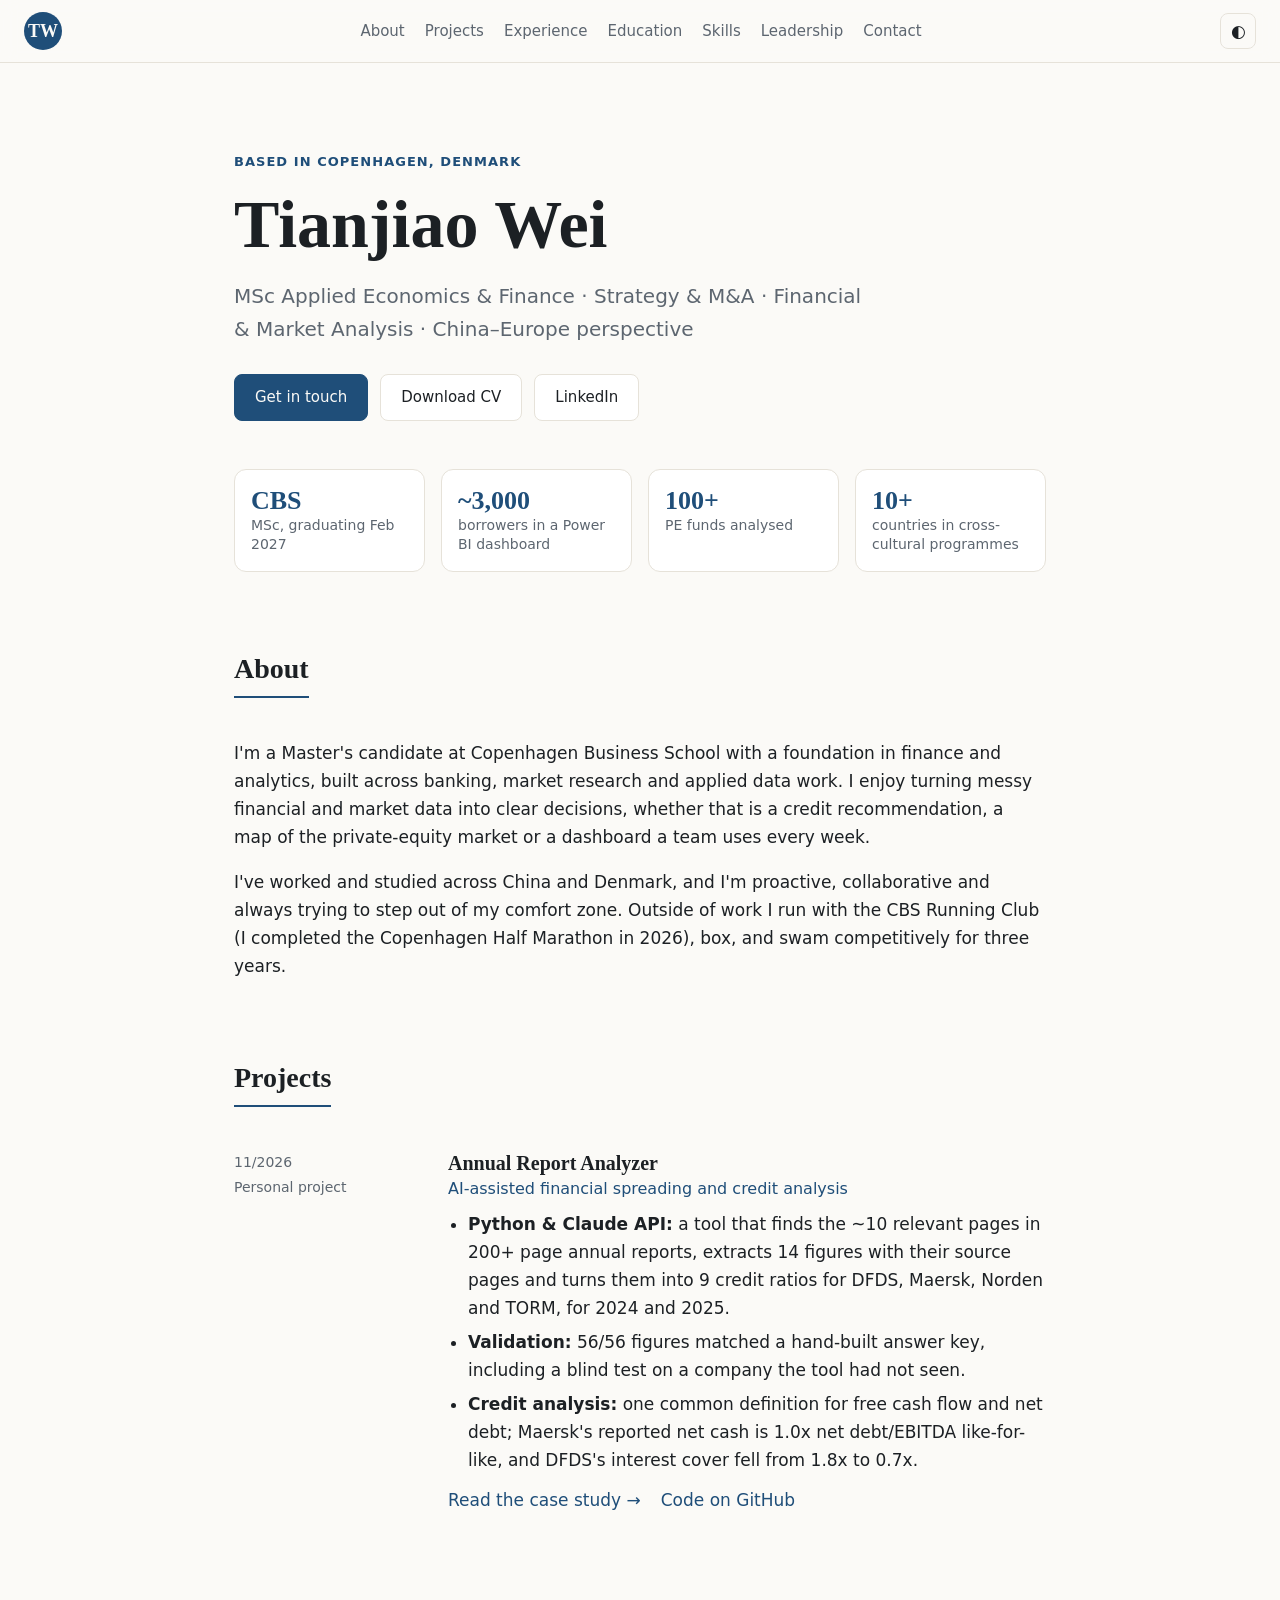
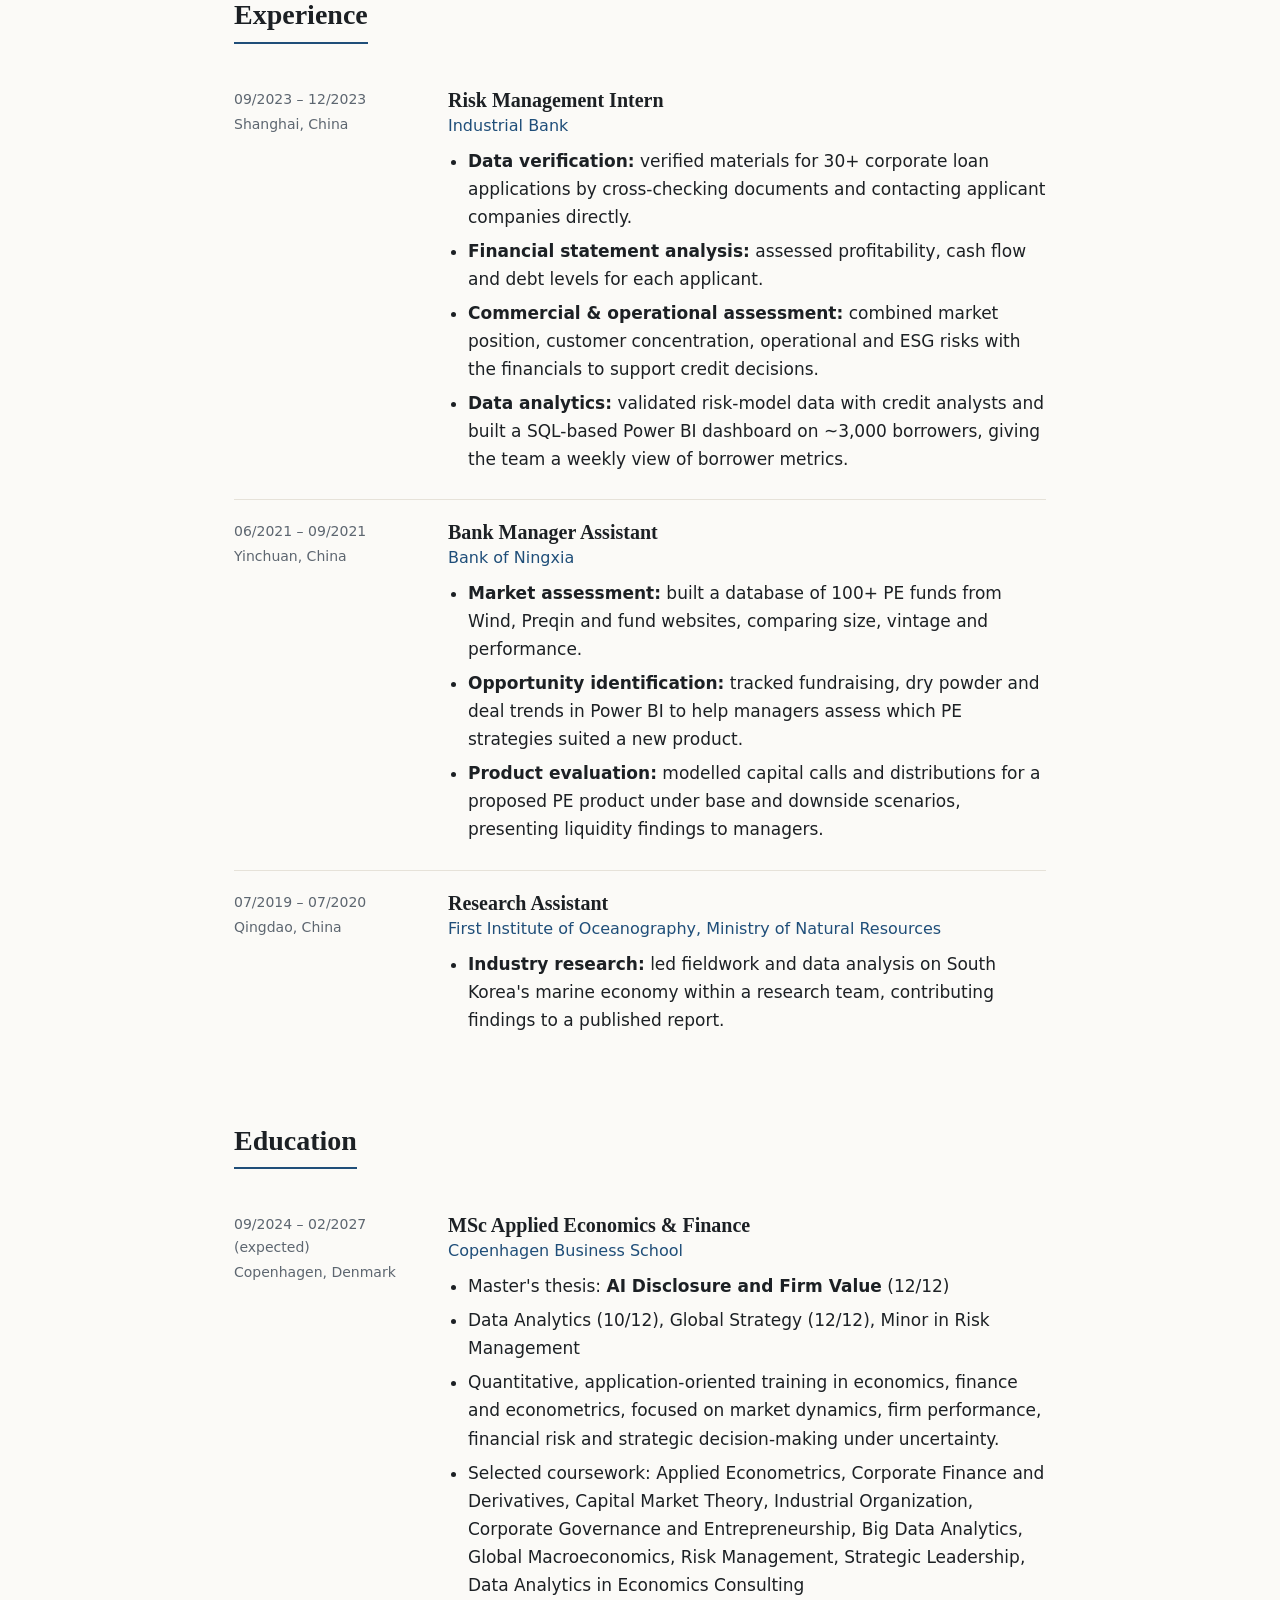
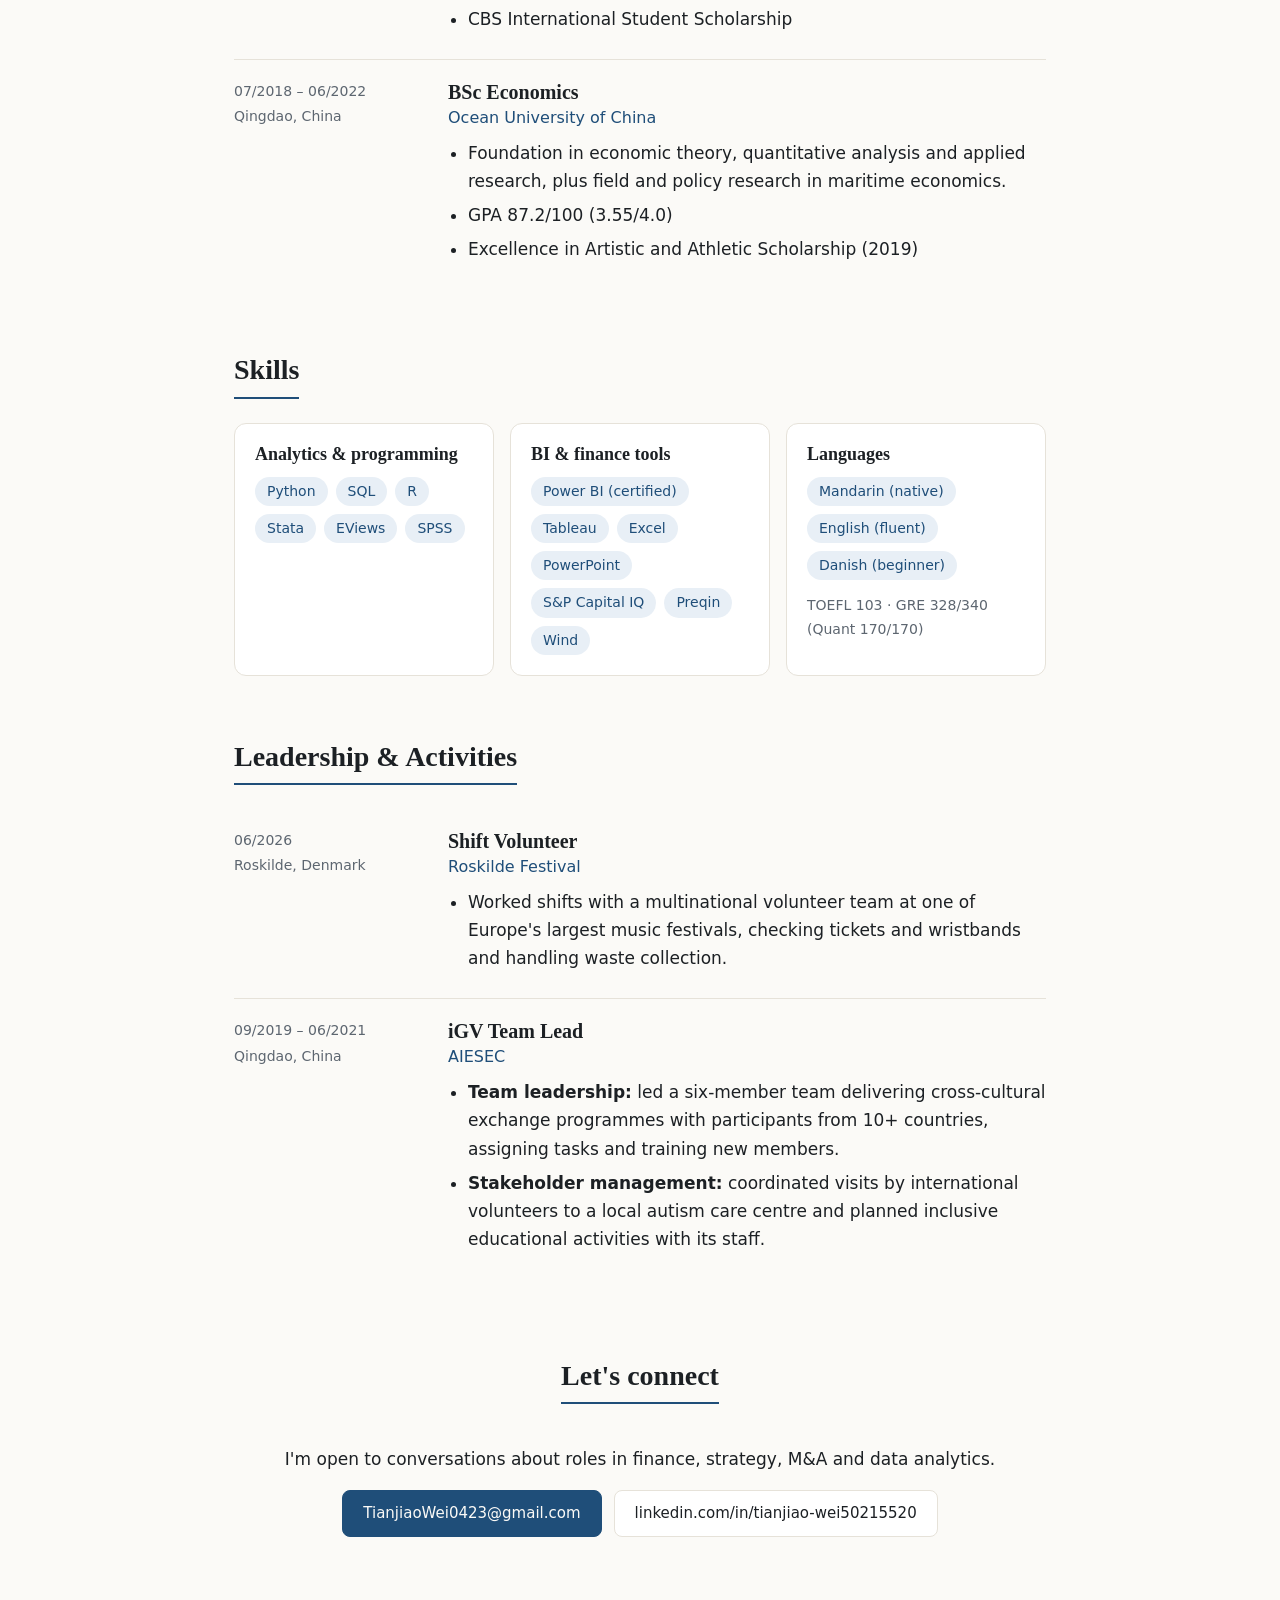
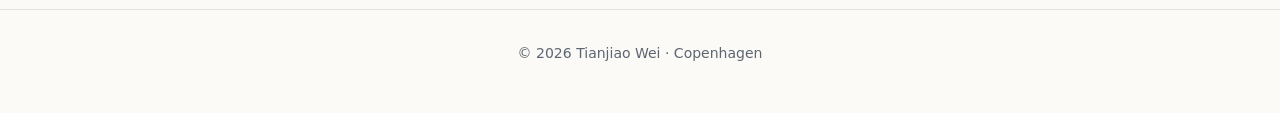
<file: index.html>
<!doctype html>
<html lang="en">
<head>
  <meta charset="utf-8">
  <meta name="viewport" content="width=device-width, initial-scale=1">
  <title>Tianjiao Wei | Applied Economics & Finance</title>
  <meta name="description" content="Tianjiao Wei: MSc candidate in Applied Economics & Finance at Copenhagen Business School. Financial analysis, market research and data analytics.">
  <link rel="stylesheet" href="styles.css">
</head>
<body>
  <header class="nav">
    <a class="logo" href="#top">TW</a>
    <nav>
      <a href="#about">About</a>
      <a href="#projects">Projects</a>
      <a href="#experience">Experience</a>
      <a href="#education">Education</a>
      <a href="#skills">Skills</a>
      <a href="#leadership">Leadership</a>
      <a href="#contact">Contact</a>
    </nav>
    <button id="theme" aria-label="Toggle dark mode">◐</button>
  </header>

  <main id="top">
    <section class="hero">
      <p class="eyebrow">Based in Copenhagen, Denmark</p>
      <h1>Tianjiao Wei</h1>
      <p class="tagline">MSc Applied Economics &amp; Finance &middot; Strategy &amp; M&amp;A &middot; Financial &amp; Market Analysis &middot; China–Europe perspective</p>
      <div class="cta">
        <a class="btn primary" href="#contact">Get in touch</a>
        <a class="btn" href="Tianjiao_Wei_CV.pdf">Download CV</a>
        <a class="btn" href="https://linkedin.com/in/tianjiao-wei50215520" target="_blank" rel="noopener">LinkedIn</a>
      </div>
      <ul class="stats">
        <li><strong>CBS</strong><span>MSc, graduating Feb 2027</span></li>
        <li><strong>~3,000</strong><span>borrowers in a Power BI dashboard</span></li>
        <li><strong>100+</strong><span>PE funds analysed</span></li>
        <li><strong>10+</strong><span>countries in cross-cultural programmes</span></li>
      </ul>
    </section>

    <section id="about">
      <h2>About</h2>
      <p>I'm a Master's candidate at Copenhagen Business School with a foundation in finance and analytics, built across banking, market research and applied data work. I enjoy turning messy financial and market data into clear decisions, whether that is a credit recommendation, a map of the private-equity market or a dashboard a team uses every week.</p>
      <p>I've worked and studied across China and Denmark, and I'm proactive, collaborative and always trying to step out of my comfort zone. Outside of work I run with the CBS Running Club (I completed the Copenhagen Half Marathon in 2026), box, and swam competitively for three years.</p>
    </section>

    <section id="projects">
      <h2>Projects</h2>

      <article class="item">
        <div class="meta"><span>11/2026</span><span>Personal project</span></div>
        <div>
          <h3>Annual Report Analyzer <small>AI-assisted financial spreading and credit analysis</small></h3>
          <ul>
            <li><b>Python &amp; Claude API:</b> a tool that finds the ~10 relevant pages in 200+ page annual reports, extracts 14 figures with their source pages and turns them into 9 credit ratios for DFDS, Maersk, Norden and TORM, for 2024 and 2025.</li>
            <li><b>Validation:</b> 56/56 figures matched a hand-built answer key, including a blind test on a company the tool had not seen.</li>
            <li><b>Credit analysis:</b> one common definition for free cash flow and net debt; Maersk's reported net cash is 1.0x net debt/EBITDA like-for-like, and DFDS's interest cover fell from 1.8x to 0.7x.</li>
          </ul>
          <p class="links"><a href="annual-report-analyzer.html">Read the case study &rarr;</a><a href="https://github.com/tianjiaowei0423-commits/annual-report-analyzer" target="_blank" rel="noopener">Code on GitHub</a></p>
        </div>
      </article>
    </section>

    <section id="experience">
      <h2>Experience</h2>

      <article class="item">
        <div class="meta"><span>09/2023 – 12/2023</span><span>Shanghai, China</span></div>
        <div>
          <h3>Risk Management Intern <small>Industrial Bank</small></h3>
          <ul>
            <li><b>Data verification:</b> verified materials for 30+ corporate loan applications by cross-checking documents and contacting applicant companies directly.</li>
            <li><b>Financial statement analysis:</b> assessed profitability, cash flow and debt levels for each applicant.</li>
            <li><b>Commercial &amp; operational assessment:</b> combined market position, customer concentration, operational and ESG risks with the financials to support credit decisions.</li>
            <li><b>Data analytics:</b> validated risk-model data with credit analysts and built a SQL-based Power BI dashboard on ~3,000 borrowers, giving the team a weekly view of borrower metrics.</li>
          </ul>
        </div>
      </article>

      <article class="item">
        <div class="meta"><span>06/2021 – 09/2021</span><span>Yinchuan, China</span></div>
        <div>
          <h3>Bank Manager Assistant <small>Bank of Ningxia</small></h3>
          <ul>
            <li><b>Market assessment:</b> built a database of 100+ PE funds from Wind, Preqin and fund websites, comparing size, vintage and performance.</li>
            <li><b>Opportunity identification:</b> tracked fundraising, dry powder and deal trends in Power BI to help managers assess which PE strategies suited a new product.</li>
            <li><b>Product evaluation:</b> modelled capital calls and distributions for a proposed PE product under base and downside scenarios, presenting liquidity findings to managers.</li>
          </ul>
        </div>
      </article>

      <article class="item">
        <div class="meta"><span>07/2019 – 07/2020</span><span>Qingdao, China</span></div>
        <div>
          <h3>Research Assistant <small>First Institute of Oceanography, Ministry of Natural Resources</small></h3>
          <ul>
            <li><b>Industry research:</b> led fieldwork and data analysis on South Korea's marine economy within a research team, contributing findings to a published report.</li>
          </ul>
        </div>
      </article>
    </section>

    <section id="education">
      <h2>Education</h2>

      <article class="item">
        <div class="meta"><span>09/2024 – 02/2027 (expected)</span><span>Copenhagen, Denmark</span></div>
        <div>
          <h3>MSc Applied Economics &amp; Finance <small>Copenhagen Business School</small></h3>
          <ul>
            <li>Master's thesis: <b>AI Disclosure and Firm Value</b> (12/12)</li>
            <li>Data Analytics (10/12), Global Strategy (12/12), Minor in Risk Management</li>
            <li>Quantitative, application-oriented training in economics, finance and econometrics, focused on market dynamics, firm performance, financial risk and strategic decision-making under uncertainty.</li>
            <li>Selected coursework: Applied Econometrics, Corporate Finance and Derivatives, Capital Market Theory, Industrial Organization, Corporate Governance and Entrepreneurship, Big Data Analytics, Global Macroeconomics, Risk Management, Strategic Leadership, Data Analytics in Economics Consulting</li>
            <li>CBS International Student Scholarship</li>
          </ul>
        </div>
      </article>

      <article class="item">
        <div class="meta"><span>07/2018 – 06/2022</span><span>Qingdao, China</span></div>
        <div>
          <h3>BSc Economics <small>Ocean University of China</small></h3>
          <ul>
            <li>Foundation in economic theory, quantitative analysis and applied research, plus field and policy research in maritime economics.</li>
            <li>GPA 87.2/100 (3.55/4.0)</li>
            <li>Excellence in Artistic and Athletic Scholarship (2019)</li>
          </ul>
        </div>
      </article>
    </section>

    <section id="skills">
      <h2>Skills</h2>
      <div class="grid">
        <div class="card"><h3>Analytics &amp; programming</h3><p class="tags"><span>Python</span><span>SQL</span><span>R</span><span>Stata</span><span>EViews</span><span>SPSS</span></p></div>
        <div class="card"><h3>BI &amp; finance tools</h3><p class="tags"><span>Power BI (certified)</span><span>Tableau</span><span>Excel</span><span>PowerPoint</span><span>S&amp;P Capital IQ</span><span>Preqin</span><span>Wind</span></p></div>
        <div class="card"><h3>Languages</h3><p class="tags"><span>Mandarin (native)</span><span>English (fluent)</span><span>Danish (beginner)</span></p><p class="note">TOEFL 103 &middot; GRE 328/340 (Quant 170/170)</p></div>
      </div>
    </section>

    <section id="leadership">
      <h2>Leadership &amp; Activities</h2>

      <article class="item">
        <div class="meta"><span>06/2026</span><span>Roskilde, Denmark</span></div>
        <div>
          <h3>Shift Volunteer <small>Roskilde Festival</small></h3>
          <ul><li>Worked shifts with a multinational volunteer team at one of Europe's largest music festivals, checking tickets and wristbands and handling waste collection.</li></ul>
        </div>
      </article>

      <article class="item">
        <div class="meta"><span>09/2019 – 06/2021</span><span>Qingdao, China</span></div>
        <div>
          <h3>iGV Team Lead <small>AIESEC</small></h3>
          <ul>
            <li><b>Team leadership:</b> led a six-member team delivering cross-cultural exchange programmes with participants from 10+ countries, assigning tasks and training new members.</li>
            <li><b>Stakeholder management:</b> coordinated visits by international volunteers to a local autism care centre and planned inclusive educational activities with its staff.</li>
          </ul>
        </div>
      </article>
    </section>

    <section id="contact" class="contact">
      <h2>Let's connect</h2>
      <p>I'm open to conversations about roles in finance, strategy, M&amp;A and data analytics.</p>
      <div class="cta">
        <a class="btn primary" href="mailto:TianjiaoWei0423@gmail.com">TianjiaoWei0423@gmail.com</a>
        <a class="btn" href="https://linkedin.com/in/tianjiao-wei50215520" target="_blank" rel="noopener">linkedin.com/in/tianjiao-wei50215520</a>
      </div>
    </section>
  </main>

  <footer>&copy; <span id="year"></span> Tianjiao Wei &middot; Copenhagen</footer>
  <script src="script.js"></script>
</body>
</html>
</file>
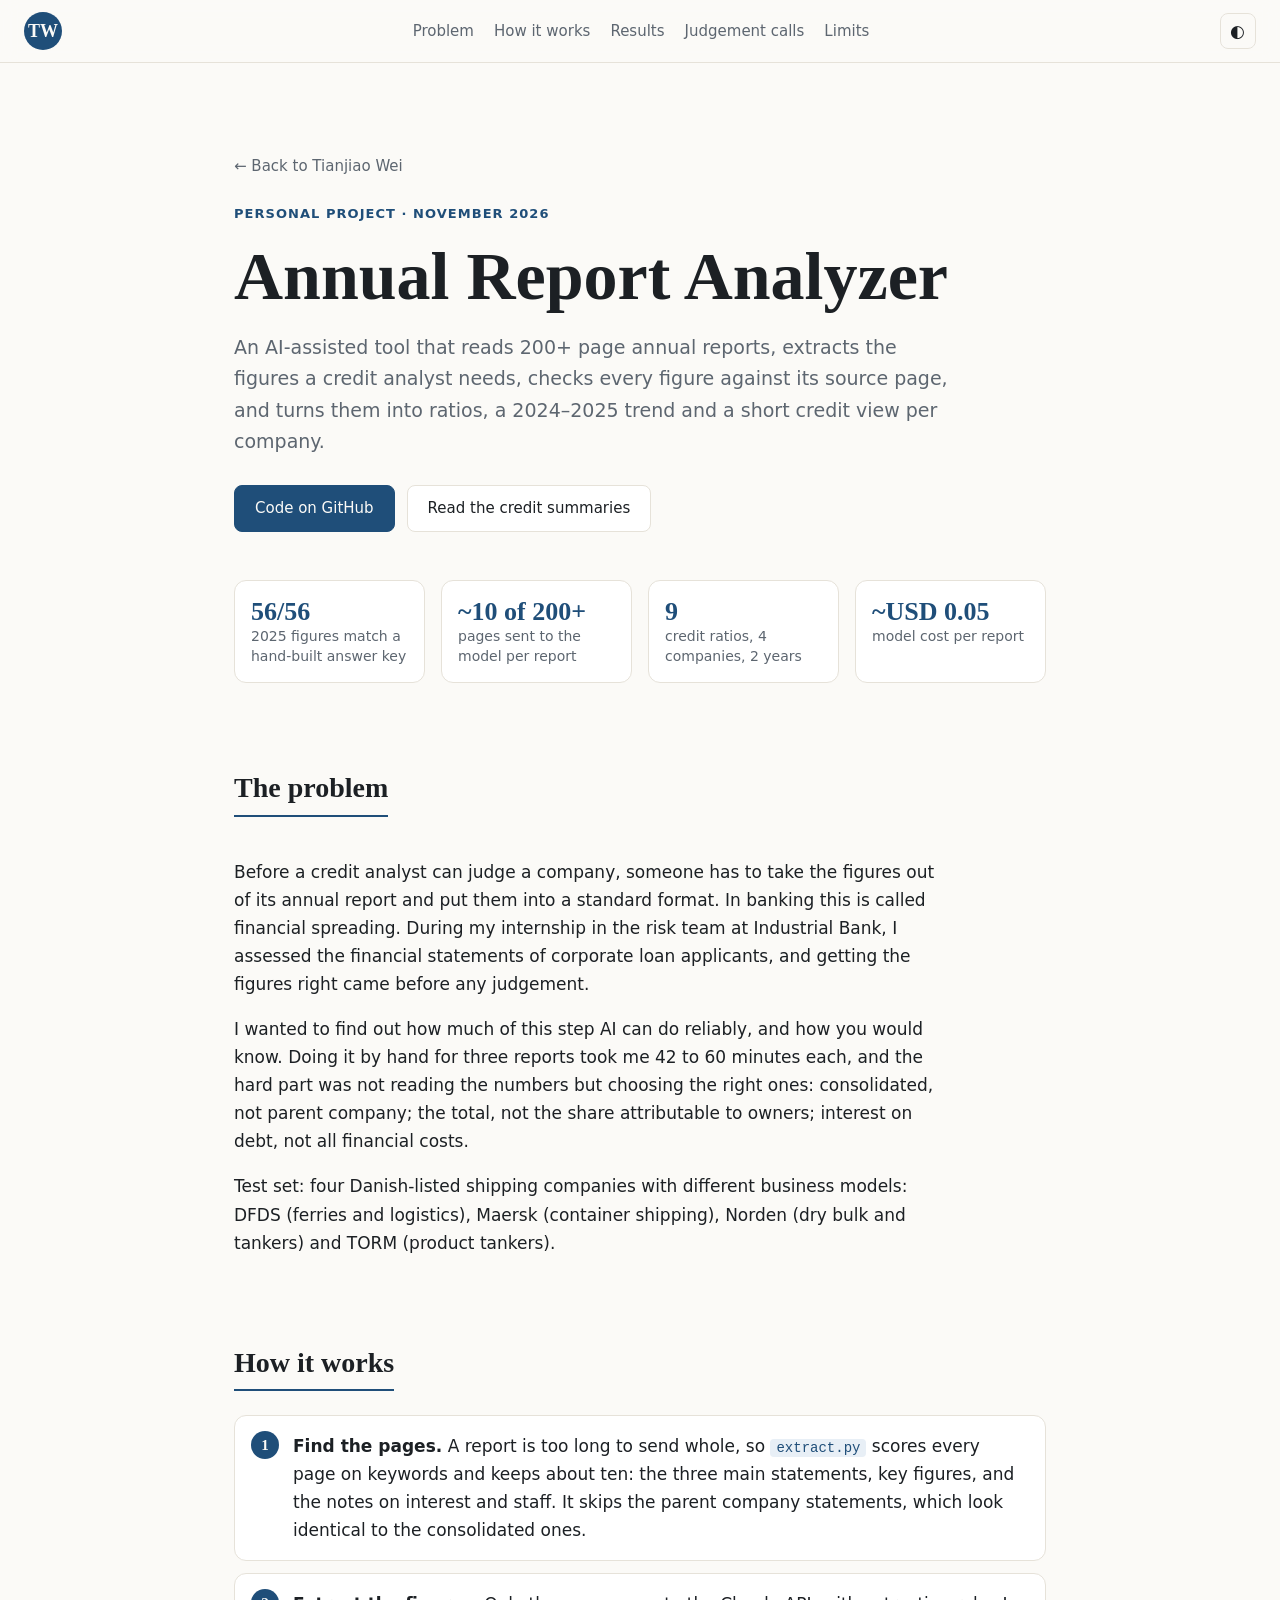
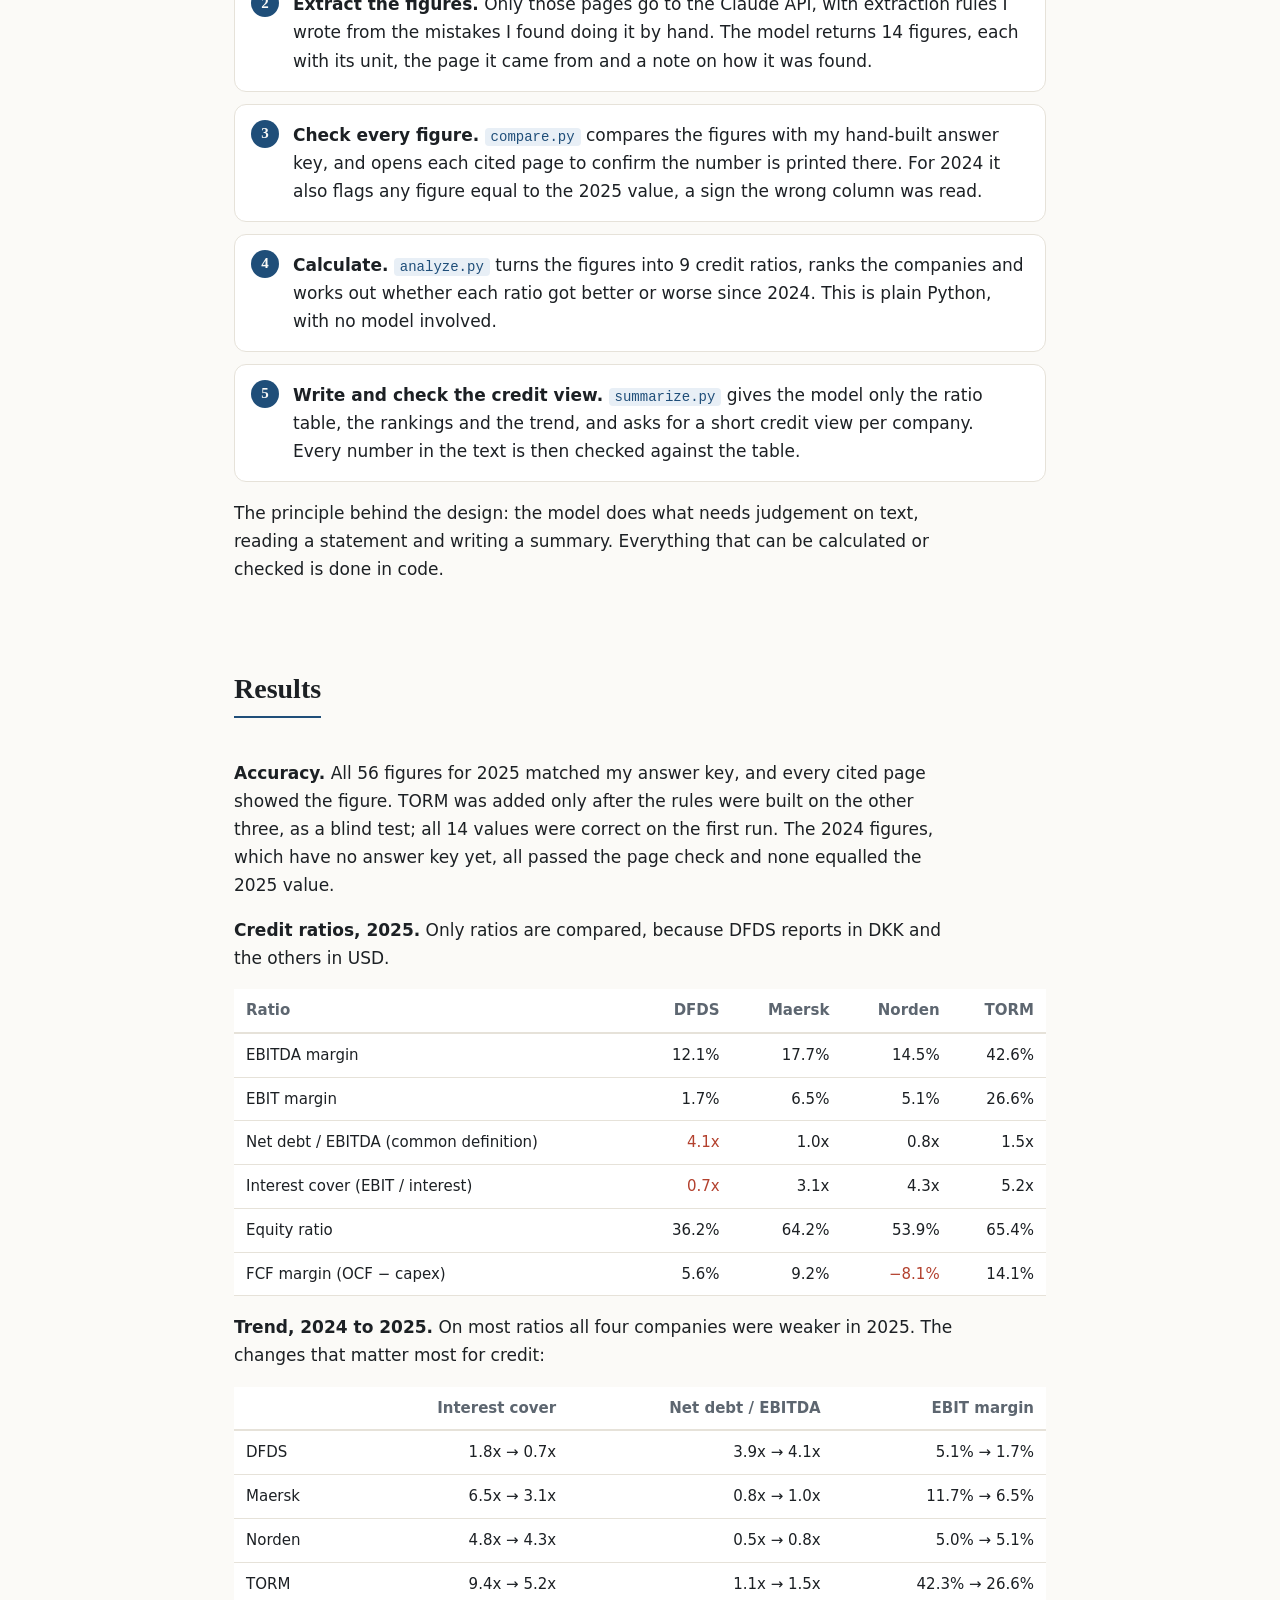
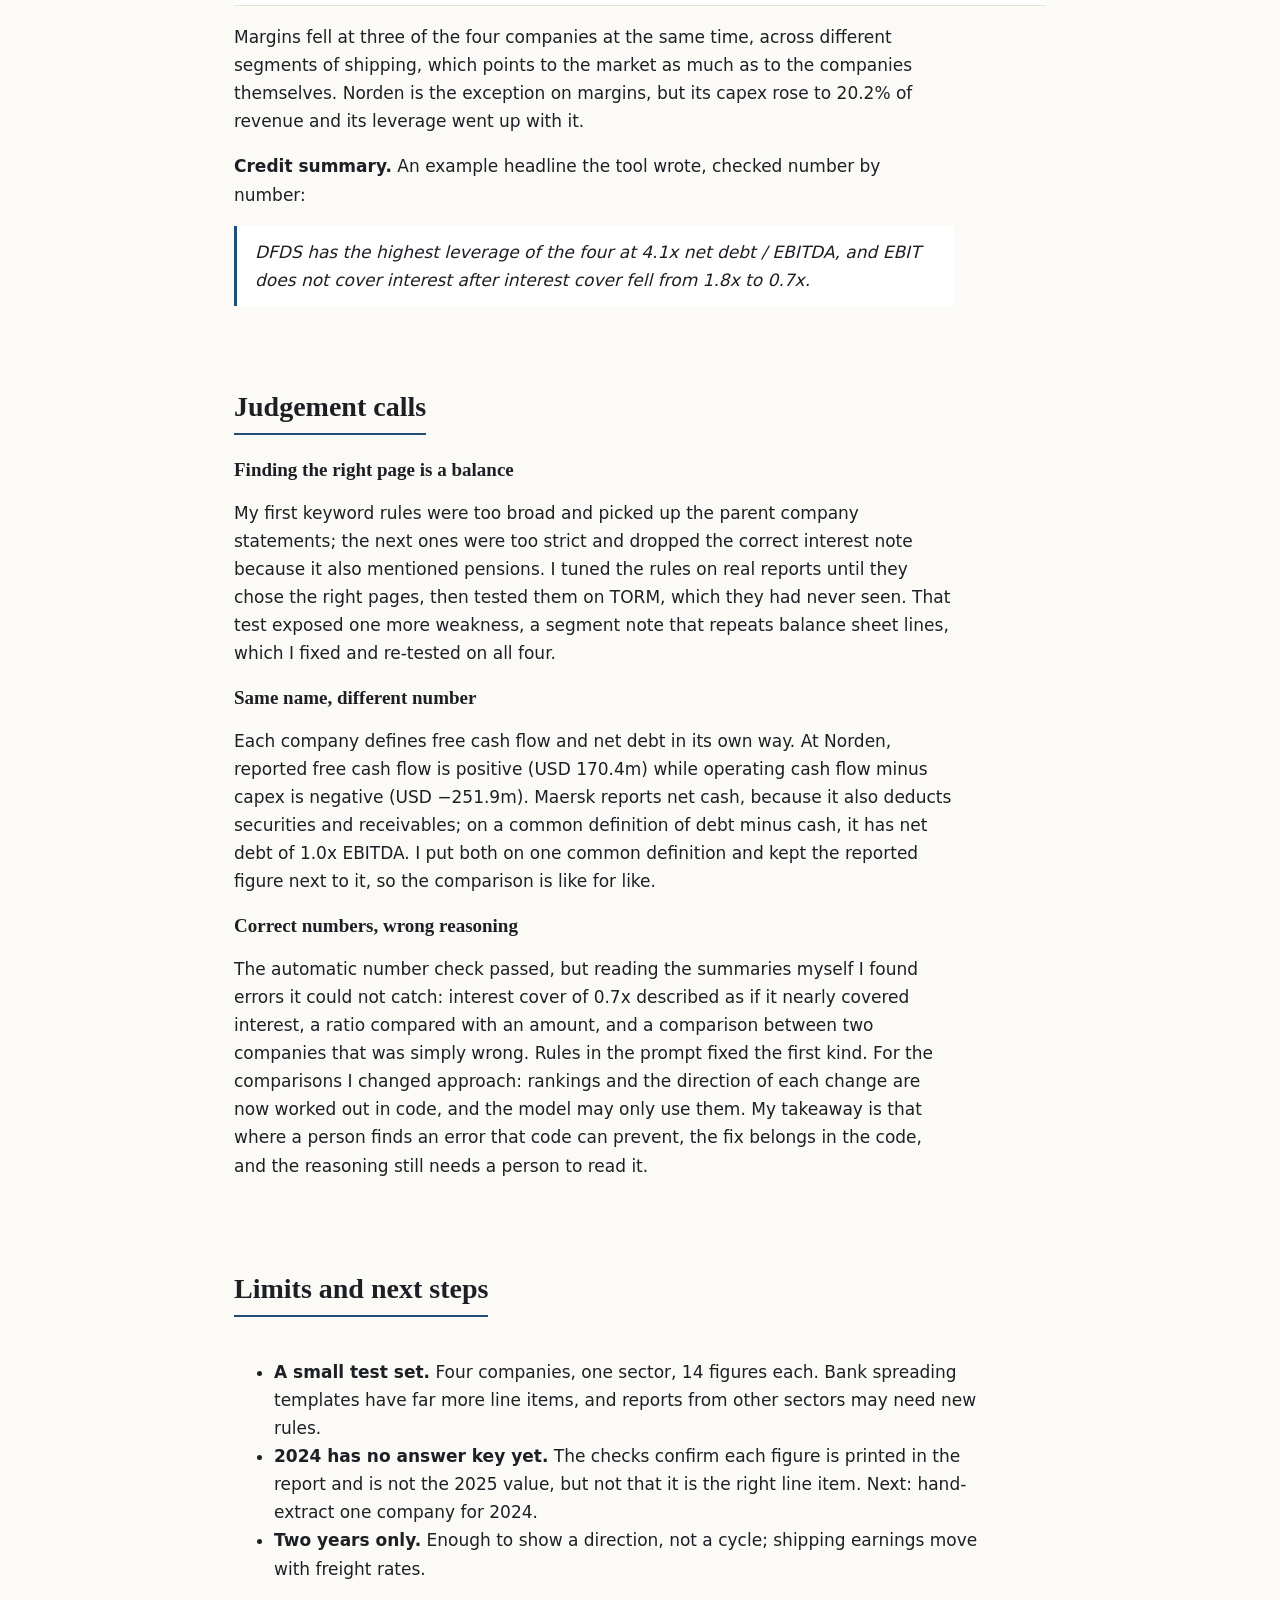
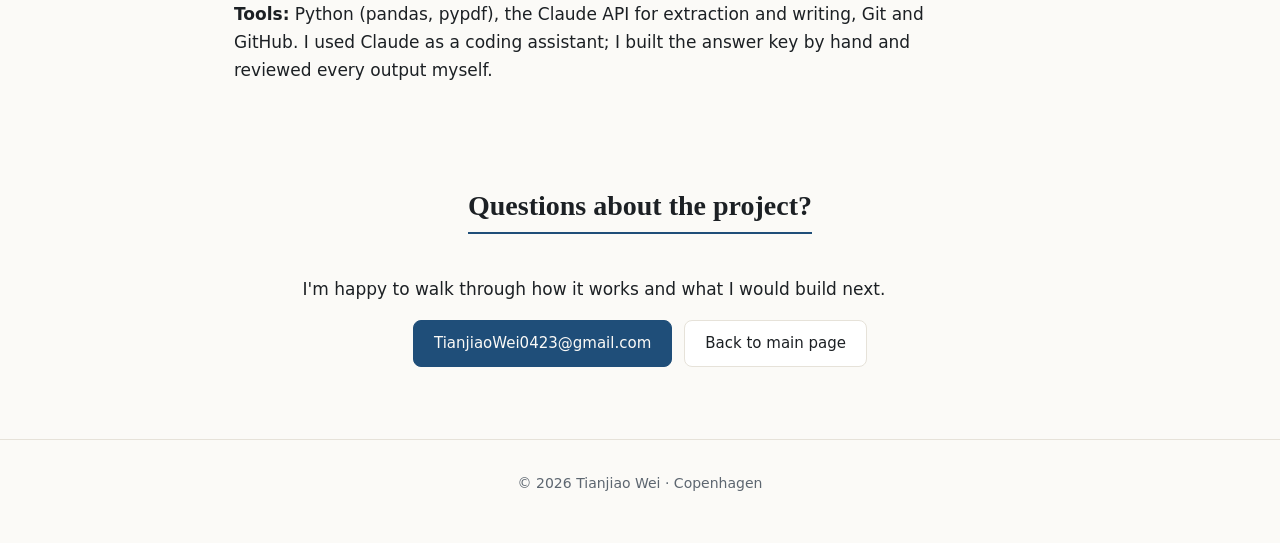
<file: annual-report-analyzer.html>
<!doctype html>
<html lang="en">
<head>
  <meta charset="utf-8">
  <meta name="viewport" content="width=device-width, initial-scale=1">
  <title>Annual Report Analyzer | Tianjiao Wei</title>
  <meta name="description" content="Case study: an AI-assisted tool that extracts figures from annual reports, checks them against a hand-built answer key, and turns them into credit ratios and summaries.">
  <link rel="stylesheet" href="styles.css">
</head>
<body>
  <header class="nav">
    <a class="logo" href="index.html">TW</a>
    <nav>
      <a href="#problem">Problem</a>
      <a href="#how">How it works</a>
      <a href="#results">Results</a>
      <a href="#judgement">Judgement calls</a>
      <a href="#limits">Limits</a>
    </nav>
    <button id="theme" aria-label="Toggle dark mode">◐</button>
  </header>

  <main id="top" class="case">
    <section class="hero">
      <a class="back" href="index.html#projects">&larr; Back to Tianjiao Wei</a>
      <p class="eyebrow" style="margin-top:24px">Personal project &middot; November 2026</p>
      <h1>Annual Report Analyzer</h1>
      <p class="lead">An AI-assisted tool that reads 200+ page annual reports, extracts the figures a credit analyst needs, checks every figure against its source page, and turns them into ratios, a 2024–2025 trend and a short credit view per company.</p>
      <div class="cta">
        <a class="btn primary" href="https://github.com/tianjiaowei0423-commits/annual-report-analyzer" target="_blank" rel="noopener">Code on GitHub</a>
        <a class="btn" href="https://github.com/tianjiaowei0423-commits/annual-report-analyzer/blob/main/output/credit_summaries.md" target="_blank" rel="noopener">Read the credit summaries</a>
      </div>
      <ul class="stats">
        <li><strong>56/56</strong><span>2025 figures match a hand-built answer key</span></li>
        <li><strong>~10 of 200+</strong><span>pages sent to the model per report</span></li>
        <li><strong>9</strong><span>credit ratios, 4 companies, 2 years</span></li>
        <li><strong>~USD 0.05</strong><span>model cost per report</span></li>
      </ul>
    </section>

    <section id="problem">
      <h2>The problem</h2>
      <p>Before a credit analyst can judge a company, someone has to take the figures out of its annual report and put them into a standard format. In banking this is called financial spreading. During my internship in the risk team at Industrial Bank, I assessed the financial statements of corporate loan applicants, and getting the figures right came before any judgement.</p>
      <p>I wanted to find out how much of this step AI can do reliably, and how you would know. Doing it by hand for three reports took me 42 to 60 minutes each, and the hard part was not reading the numbers but choosing the right ones: consolidated, not parent company; the total, not the share attributable to owners; interest on debt, not all financial costs.</p>
      <p>Test set: four Danish-listed shipping companies with different business models: DFDS (ferries and logistics), Maersk (container shipping), Norden (dry bulk and tankers) and TORM (product tankers).</p>
    </section>

    <section id="how">
      <h2>How it works</h2>
      <ol class="steps">
        <li><b>Find the pages.</b> A report is too long to send whole, so <code>extract.py</code> scores every page on keywords and keeps about ten: the three main statements, key figures, and the notes on interest and staff. It skips the parent company statements, which look identical to the consolidated ones.</li>
        <li><b>Extract the figures.</b> Only those pages go to the Claude API, with extraction rules I wrote from the mistakes I found doing it by hand. The model returns 14 figures, each with its unit, the page it came from and a note on how it was found.</li>
        <li><b>Check every figure.</b> <code>compare.py</code> compares the figures with my hand-built answer key, and opens each cited page to confirm the number is printed there. For 2024 it also flags any figure equal to the 2025 value, a sign the wrong column was read.</li>
        <li><b>Calculate.</b> <code>analyze.py</code> turns the figures into 9 credit ratios, ranks the companies and works out whether each ratio got better or worse since 2024. This is plain Python, with no model involved.</li>
        <li><b>Write and check the credit view.</b> <code>summarize.py</code> gives the model only the ratio table, the rankings and the trend, and asks for a short credit view per company. Every number in the text is then checked against the table.</li>
      </ol>
      <p>The principle behind the design: the model does what needs judgement on text, reading a statement and writing a summary. Everything that can be calculated or checked is done in code.</p>
    </section>

    <section id="results">
      <h2>Results</h2>
      <p><b>Accuracy.</b> All 56 figures for 2025 matched my answer key, and every cited page showed the figure. TORM was added only after the rules were built on the other three, as a blind test; all 14 values were correct on the first run. The 2024 figures, which have no answer key yet, all passed the page check and none equalled the 2025 value.</p>

      <p><b>Credit ratios, 2025.</b> Only ratios are compared, because DFDS reports in DKK and the others in USD.</p>
      <div class="table-wrap">
        <table>
          <thead><tr><th>Ratio</th><th>DFDS</th><th>Maersk</th><th>Norden</th><th>TORM</th></tr></thead>
          <tbody>
            <tr><td>EBITDA margin</td><td>12.1%</td><td>17.7%</td><td>14.5%</td><td>42.6%</td></tr>
            <tr><td>EBIT margin</td><td>1.7%</td><td>6.5%</td><td>5.1%</td><td>26.6%</td></tr>
            <tr><td>Net debt / EBITDA (common definition)</td><td class="bad">4.1x</td><td>1.0x</td><td>0.8x</td><td>1.5x</td></tr>
            <tr><td>Interest cover (EBIT / interest)</td><td class="bad">0.7x</td><td>3.1x</td><td>4.3x</td><td>5.2x</td></tr>
            <tr><td>Equity ratio</td><td>36.2%</td><td>64.2%</td><td>53.9%</td><td>65.4%</td></tr>
            <tr><td>FCF margin (OCF &minus; capex)</td><td>5.6%</td><td>9.2%</td><td class="bad">&minus;8.1%</td><td>14.1%</td></tr>
          </tbody>
        </table>
      </div>

      <p><b>Trend, 2024 to 2025.</b> On most ratios all four companies were weaker in 2025. The changes that matter most for credit:</p>
      <div class="table-wrap">
        <table>
          <thead><tr><th></th><th>Interest cover</th><th>Net debt / EBITDA</th><th>EBIT margin</th></tr></thead>
          <tbody>
            <tr><td>DFDS</td><td>1.8x &rarr; 0.7x</td><td>3.9x &rarr; 4.1x</td><td>5.1% &rarr; 1.7%</td></tr>
            <tr><td>Maersk</td><td>6.5x &rarr; 3.1x</td><td>0.8x &rarr; 1.0x</td><td>11.7% &rarr; 6.5%</td></tr>
            <tr><td>Norden</td><td>4.8x &rarr; 4.3x</td><td>0.5x &rarr; 0.8x</td><td>5.0% &rarr; 5.1%</td></tr>
            <tr><td>TORM</td><td>9.4x &rarr; 5.2x</td><td>1.1x &rarr; 1.5x</td><td>42.3% &rarr; 26.6%</td></tr>
          </tbody>
        </table>
      </div>
      <p>Margins fell at three of the four companies at the same time, across different segments of shipping, which points to the market as much as to the companies themselves. Norden is the exception on margins, but its capex rose to 20.2% of revenue and its leverage went up with it.</p>

      <p><b>Credit summary.</b> An example headline the tool wrote, checked number by number:</p>
      <blockquote>DFDS has the highest leverage of the four at 4.1x net debt / EBITDA, and EBIT does not cover interest after interest cover fell from 1.8x to 0.7x.</blockquote>
    </section>

    <section id="judgement">
      <h2>Judgement calls</h2>

      <div class="lesson">
        <h3>Finding the right page is a balance</h3>
        <p>My first keyword rules were too broad and picked up the parent company statements; the next ones were too strict and dropped the correct interest note because it also mentioned pensions. I tuned the rules on real reports until they chose the right pages, then tested them on TORM, which they had never seen. That test exposed one more weakness, a segment note that repeats balance sheet lines, which I fixed and re-tested on all four.</p>
      </div>

      <div class="lesson">
        <h3>Same name, different number</h3>
        <p>Each company defines free cash flow and net debt in its own way. At Norden, reported free cash flow is positive (USD 170.4m) while operating cash flow minus capex is negative (USD &minus;251.9m). Maersk reports net cash, because it also deducts securities and receivables; on a common definition of debt minus cash, it has net debt of 1.0x EBITDA. I put both on one common definition and kept the reported figure next to it, so the comparison is like for like.</p>
      </div>

      <div class="lesson">
        <h3>Correct numbers, wrong reasoning</h3>
        <p>The automatic number check passed, but reading the summaries myself I found errors it could not catch: interest cover of 0.7x described as if it nearly covered interest, a ratio compared with an amount, and a comparison between two companies that was simply wrong. Rules in the prompt fixed the first kind. For the comparisons I changed approach: rankings and the direction of each change are now worked out in code, and the model may only use them. My takeaway is that where a person finds an error that code can prevent, the fix belongs in the code, and the reasoning still needs a person to read it.</p>
      </div>
    </section>

    <section id="limits">
      <h2>Limits and next steps</h2>
      <ul>
        <li><b>A small test set.</b> Four companies, one sector, 14 figures each. Bank spreading templates have far more line items, and reports from other sectors may need new rules.</li>
        <li><b>2024 has no answer key yet.</b> The checks confirm each figure is printed in the report and is not the 2025 value, but not that it is the right line item. Next: hand-extract one company for 2024.</li>
        <li><b>Two years only.</b> Enough to show a direction, not a cycle; shipping earnings move with freight rates.</li>
      </ul>
      <p><b>Tools:</b> Python (pandas, pypdf), the Claude API for extraction and writing, Git and GitHub. I used Claude as a coding assistant; I built the answer key by hand and reviewed every output myself.</p>
    </section>

    <section class="contact">
      <h2>Questions about the project?</h2>
      <p>I'm happy to walk through how it works and what I would build next.</p>
      <div class="cta">
        <a class="btn primary" href="mailto:TianjiaoWei0423@gmail.com">TianjiaoWei0423@gmail.com</a>
        <a class="btn" href="index.html">Back to main page</a>
      </div>
    </section>
  </main>

  <footer>&copy; <span id="year"></span> Tianjiao Wei &middot; Copenhagen</footer>
  <script src="script.js"></script>
</body>
</html>
</file>
<file: styles.css>
:root {
  --bg: #fbfaf7;
  --surface: #ffffff;
  --text: #1c2024;
  --muted: #5d6670;
  --line: #e6e2d9;
  --accent: #1f4e79;
  --accent-soft: #e8eff6;
}
:root[data-theme="dark"] {
  --bg: #12161b;
  --surface: #1a2027;
  --text: #e8ebee;
  --muted: #9aa5b1;
  --line: #2b333c;
  --accent: #7db2e3;
  --accent-soft: #1f2d3b;
}
* { box-sizing: border-box; }
html { scroll-behavior: smooth; scroll-padding-top: 70px; }
body {
  margin: 0;
  background: var(--bg);
  color: var(--text);
  font: 17px/1.65 system-ui, -apple-system, "Segoe UI", Roboto, sans-serif;
}
h1, h2, h3 { font-family: Georgia, "Times New Roman", serif; line-height: 1.2; margin: 0; }
a { color: var(--accent); }

.nav {
  position: sticky; top: 0; z-index: 10;
  display: flex; align-items: center; justify-content: space-between; gap: 16px;
  padding: 12px 24px;
  background: color-mix(in srgb, var(--bg) 88%, transparent);
  backdrop-filter: blur(8px);
  border-bottom: 1px solid var(--line);
}
.logo {
  font: 700 18px Georgia, serif; text-decoration: none; color: var(--bg);
  background: var(--accent); width: 38px; height: 38px; border-radius: 50%;
  display: grid; place-items: center;
}
.nav nav { display: flex; gap: 20px; flex-wrap: wrap; justify-content: center; }
.nav nav a { color: var(--muted); text-decoration: none; font-size: 15px; }
.nav nav a:hover { color: var(--accent); }
#theme { background: none; border: 1px solid var(--line); color: var(--text); border-radius: 8px; width: 36px; height: 36px; cursor: pointer; font-size: 17px; }

main { max-width: 860px; margin: 0 auto; padding: 0 24px; }
section { padding: 56px 0 8px; }
section h2 { font-size: 28px; margin-bottom: 24px; padding-bottom: 10px; border-bottom: 2px solid var(--accent); display: inline-block; }

.hero { padding: 88px 0 24px; }
.eyebrow { color: var(--accent); font-weight: 600; letter-spacing: .08em; text-transform: uppercase; font-size: 13px; margin: 0 0 12px; }
.hero h1 { font-size: clamp(42px, 8vw, 68px); }
.tagline { font-size: 20px; color: var(--muted); max-width: 640px; margin: 14px 0 28px; }

.cta { display: flex; flex-wrap: wrap; gap: 12px; }
.btn {
  display: inline-block; padding: 10px 20px; border-radius: 8px; text-decoration: none;
  border: 1px solid var(--line); background: var(--surface); color: var(--text); font-size: 15px; font-weight: 500;
  transition: transform .15s, border-color .15s;
}
.btn:hover { transform: translateY(-2px); border-color: var(--accent); }
.btn.primary { background: var(--accent); border-color: var(--accent); color: var(--bg); }

.stats { list-style: none; padding: 0; margin: 48px 0 0; display: grid; grid-template-columns: repeat(auto-fit, minmax(170px, 1fr)); gap: 16px; }
.stats li { background: var(--surface); border: 1px solid var(--line); border-radius: 12px; padding: 16px; }
.stats strong { display: block; font: 700 26px Georgia, serif; color: var(--accent); }
.stats span { color: var(--muted); font-size: 14px; line-height: 1.4; display: block; }

.item { display: grid; grid-template-columns: 190px 1fr; gap: 24px; padding: 20px 0; border-top: 1px solid var(--line); }
.item:first-of-type { border-top: 0; }
.meta { color: var(--muted); font-size: 14px; display: flex; flex-direction: column; gap: 2px; }
.item h3 { font-size: 20px; }
.item h3 small { display: block; font: 500 16px system-ui, sans-serif; color: var(--accent); margin-top: 4px; }
.item ul { margin: 12px 0 0; padding-left: 20px; }
.item li { margin-bottom: 6px; }

.grid { display: grid; grid-template-columns: repeat(auto-fit, minmax(240px, 1fr)); gap: 16px; }
.card { background: var(--surface); border: 1px solid var(--line); border-radius: 12px; padding: 20px; }
.card h3 { font-size: 18px; margin-bottom: 12px; }
.tags { display: flex; flex-wrap: wrap; gap: 8px; margin: 0; }
.tags span { background: var(--accent-soft); color: var(--accent); padding: 3px 12px; border-radius: 999px; font-size: 14px; }
.note { color: var(--muted); font-size: 14px; margin: 14px 0 0; }

.links { display: flex; flex-wrap: wrap; gap: 20px; margin: 12px 0 0; font-weight: 500; }
.links a { text-decoration: none; }
.links a:hover { text-decoration: underline; }

/* Project case study page */
.back { color: var(--muted); text-decoration: none; font-size: 15px; }
.back:hover { color: var(--accent); }
.case h2 { margin-top: 8px; }
.case p, .case li { max-width: 720px; }
.lead { font-size: 19px; color: var(--muted); max-width: 680px; margin: 14px 0 28px; }
.table-wrap { overflow-x: auto; margin: 8px 0 16px; }
table { border-collapse: collapse; width: 100%; font-size: 15px; background: var(--surface); }
th, td { padding: 9px 12px; border-bottom: 1px solid var(--line); text-align: right; white-space: nowrap; }
th:first-child, td:first-child { text-align: left; }
thead th { color: var(--muted); font-weight: 600; border-bottom: 2px solid var(--line); }
td.bad { color: #b3412e; }
:root[data-theme="dark"] td.bad { color: #f08a72; }
.steps { counter-reset: step; list-style: none; padding: 0; margin: 0; display: grid; gap: 12px; }
.steps li { counter-increment: step; background: var(--surface); border: 1px solid var(--line); border-radius: 12px; padding: 16px 18px 16px 58px; position: relative; max-width: none; }
.steps li::before { content: counter(step); position: absolute; left: 16px; top: 15px; width: 28px; height: 28px; border-radius: 50%; background: var(--accent); color: var(--bg); display: grid; place-items: center; font: 700 15px Georgia, serif; }
.steps code, .case code { font-size: 14px; background: var(--accent-soft); color: var(--accent); padding: 1px 6px; border-radius: 4px; }
blockquote { margin: 12px 0; padding: 12px 18px; border-left: 3px solid var(--accent); background: var(--surface); color: var(--text); font-style: italic; max-width: 720px; }
.lesson { margin: 0 0 20px; }
.lesson h3 { font-size: 19px; margin-bottom: 6px; }

.contact { text-align: center; padding: 72px 0 40px; }
.contact .cta { justify-content: center; }
footer { text-align: center; color: var(--muted); font-size: 14px; padding: 32px 24px 48px; border-top: 1px solid var(--line); margin-top: 32px; }

.reveal { opacity: 0; transform: translateY(14px); transition: opacity .6s, transform .6s; }
.reveal.show { opacity: 1; transform: none; }
@media (prefers-reduced-motion: reduce) { .reveal { opacity: 1; transform: none; transition: none; } html { scroll-behavior: auto; } }

@media (max-width: 640px) {
  .item { grid-template-columns: 1fr; gap: 8px; }
  .meta { flex-direction: row; gap: 12px; flex-wrap: wrap; }
  .nav { padding: 10px 16px; }
  .nav nav { gap: 12px; }
  main { padding: 0 16px; }
}
</file>
